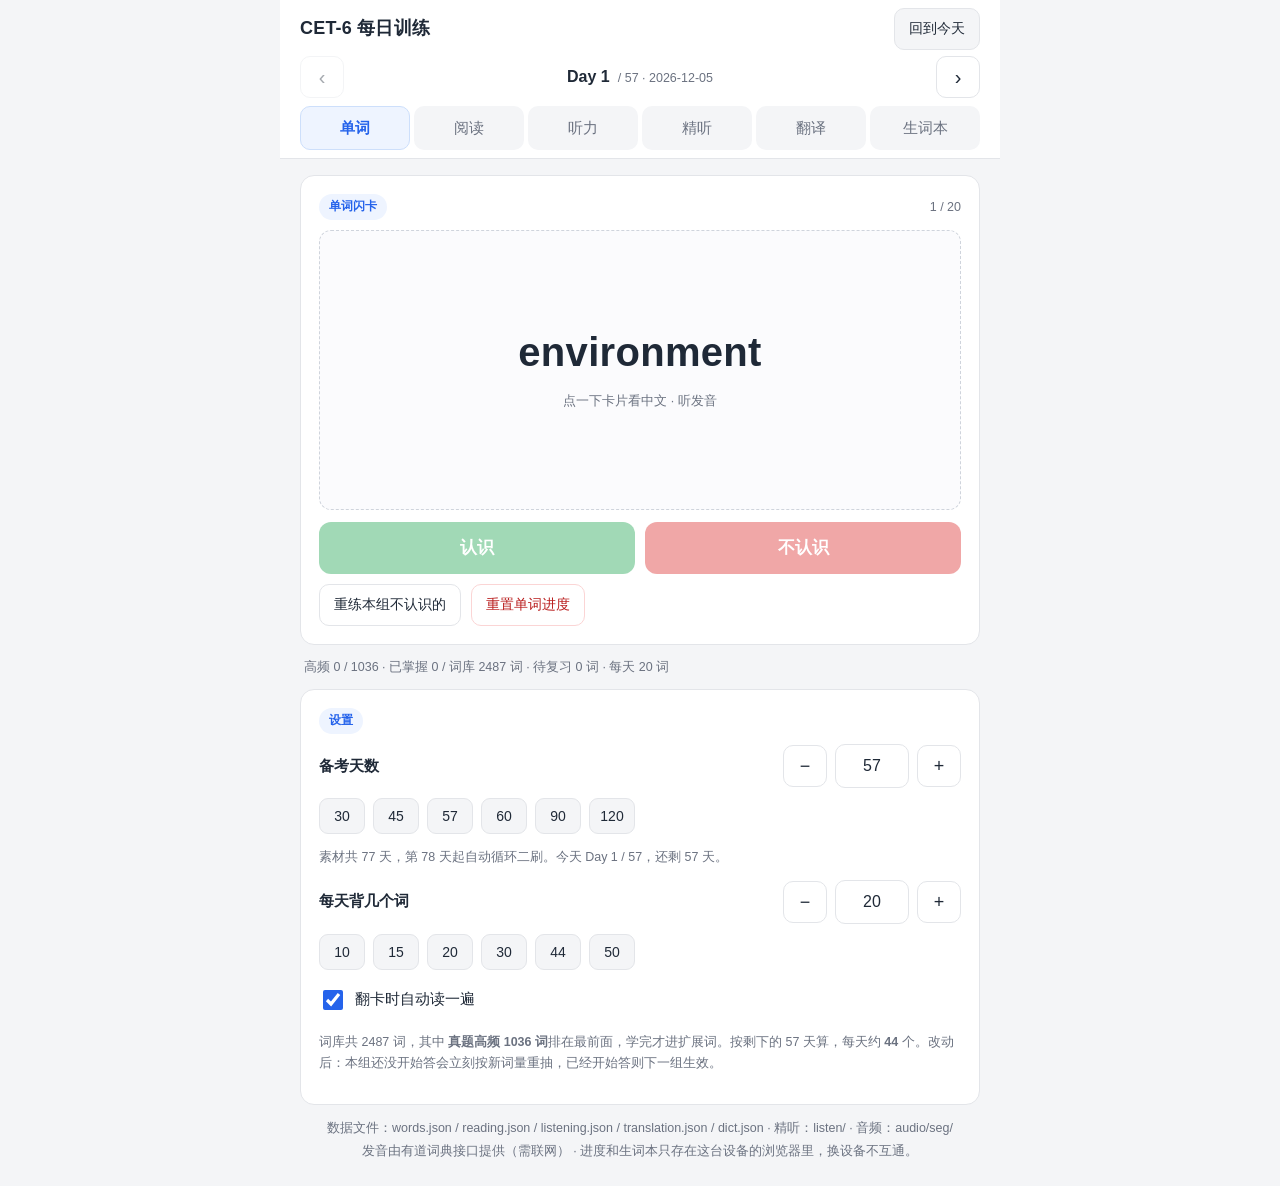
<file: index.html>
<!DOCTYPE html>
<html lang="zh-CN">
<head>
<meta charset="utf-8">
<meta name="viewport" content="width=device-width, initial-scale=1, viewport-fit=cover">
<meta name="description" content="CET-6 每日训练：单词闪卡、每日阅读、每日听力、每日翻译">
<meta name="theme-color" content="#ffffff">
<title>CET-6 每日训练</title>

<!-- 添加到主屏幕 / PWA 相关（全部用相对路径，部署到子目录也不会坏） -->
<link rel="manifest" href="manifest.webmanifest">
<link rel="icon" href="icons/icon-192.png">
<link rel="apple-touch-icon" href="icons/icon-192.png">
<meta name="apple-mobile-web-app-capable" content="yes">
<meta name="mobile-web-app-capable" content="yes">
<meta name="apple-mobile-web-app-status-bar-style" content="default">
<meta name="apple-mobile-web-app-title" content="CET6">

<link rel="stylesheet" href="css/style.css">
</head>
<body>

<div class="wrap">

  <!-- ================= 顶部：天数切换 + 四个模块的标签 ================= -->
  <header class="topbar">
    <div class="head-row">
      <h1 class="brand">CET-6 每日训练</h1>
      <button type="button" id="btnToday" class="mini ghost">回到今天</button>
    </div>

    <div class="day-row">
      <button type="button" id="prevDay" class="mini square" aria-label="前一天">&lsaquo;</button>
      <div class="day-label">
        <strong>Day <span id="dayNum">1</span></strong>
        <span class="muted tiny" id="dayMeta">/ 1 &middot; &mdash;</span>
      </div>
      <button type="button" id="nextDay" class="mini square" aria-label="后一天">&rsaquo;</button>
    </div>

    <nav class="tabs" role="tablist">
      <button type="button" class="tab active" data-tab="words" role="tab">单词</button>
      <button type="button" class="tab" data-tab="reading" role="tab">阅读</button>
      <button type="button" class="tab" data-tab="listening" role="tab">听力</button>
      <button type="button" class="tab" data-tab="intensive" role="tab">精听</button>
      <button type="button" class="tab" data-tab="translation" role="tab">翻译</button>
      <button type="button" class="tab" data-tab="vocab" role="tab">生词本<span class="tab-badge hidden" id="vocabBadge">0</span></button>
    </nav>
  </header>

  <main id="main">
    <p class="loading" id="loading">正在加载数据…</p>

    <!-- ========================= 1. 单词闪卡 ========================= -->
    <section id="view-words" class="view active">
      <div class="card" id="cardWrap">
        <div class="card-head">
          <span class="tag">单词闪卡</span>
          <span class="muted tiny" id="wordProgress">0 / 0</span>
        </div>

        <!-- 点卡片显示：词性 + 音标 + 美音发音 + 中文；显示后才能点"认识/不认识" -->
        <div class="flashcard" id="flashcard" tabindex="0" role="button" aria-label="点击显示中文">
          <div class="word-en" id="wordEn">&mdash;</div>
          <div class="word-meta hidden" id="wordMeta">
            <span class="word-pos" id="wordPos"></span>
            <span class="word-ipa" id="wordIpa"></span>
            <span class="word-freq hidden" id="wordFreq"></span>
            <span class="word-level" id="wordLevel"></span>
            <button type="button" class="speak-btn" id="wordSpeak" data-speak="" aria-label="播放美式发音">
              <svg viewBox="0 0 24 24" width="18" height="18" aria-hidden="true">
                <path d="M4 9.5v5h3.6l4.6 3.7V5.8L7.6 9.5H4z" fill="currentColor"/>
                <path d="M15.8 8.6a4.8 4.8 0 0 1 0 6.8M18.6 6a8.4 8.4 0 0 1 0 12"
                      fill="none" stroke="currentColor" stroke-width="1.7" stroke-linecap="round"/>
              </svg>
            </button>
          </div>
          <div class="word-zh hidden" id="wordZh">&mdash;</div>
          <div class="word-vocab hidden" id="wordVocab">
            <button type="button" class="mini" id="btnAddVocab" data-en="">＋ 加入生词本</button>
          </div>
          <div class="word-hint muted tiny" id="wordHint">点一下卡片看中文 · 听发音</div>
        </div>

        <div class="btn-row">
          <button type="button" id="btnKnown" class="btn ok" disabled>认识</button>
          <button type="button" id="btnUnknown" class="btn no" disabled>不认识</button>
        </div>

        <div class="btn-row small">
          <button type="button" id="btnRetry" class="mini">重练本组不认识的</button>
          <button type="button" id="btnResetWords" class="mini danger">重置单词进度</button>
        </div>
      </div>

      <div class="card hidden" id="wordDone">
        <div class="card-head"><span class="tag">单词闪卡</span></div>
        <p class="done-title">本组完成</p>
        <p class="muted" id="wordDoneStat"></p>
        <button type="button" id="btnNextDeck" class="btn">再抽一组</button>
      </div>

      <p class="muted tiny stats-line" id="wordStats"></p>

      <!-- 备考天数：随便改，超过素材天数会自动循环二刷 -->
      <div class="card settings">
        <div class="card-head"><span class="tag">设置</span></div>

        <div class="set-row">
          <span class="set-label">备考天数</span>
          <div class="stepper">
            <button type="button" id="daysDown" class="mini square" aria-label="减少">−</button>
            <input type="number" id="totalDays" min="1" max="365" step="1" inputmode="numeric" aria-label="备考天数">
            <button type="button" id="daysUp" class="mini square" aria-label="增加">+</button>
          </div>
        </div>

        <div class="presets">
          <button type="button" data-days="30">30</button>
          <button type="button" data-days="45">45</button>
          <button type="button" data-days="57">57</button>
          <button type="button" data-days="60">60</button>
          <button type="button" data-days="90">90</button>
          <button type="button" data-days="120">120</button>
        </div>

        <p class="muted tiny" id="daysNote"></p>

        <div class="set-row">
          <span class="set-label">每天背几个词</span>
          <div class="stepper">
            <button type="button" id="countDown" class="mini square" aria-label="减少">−</button>
            <input type="number" id="dailyCount" min="1" max="200" step="1" inputmode="numeric" aria-label="每天词量">
            <button type="button" id="countUp" class="mini square" aria-label="增加">+</button>
          </div>
        </div>

        <div class="presets">
          <button type="button" data-count="10">10</button>
          <button type="button" data-count="15">15</button>
          <button type="button" data-count="20">20</button>
          <button type="button" data-count="30">30</button>
          <button type="button" data-count="44">44</button>
          <button type="button" data-count="50">50</button>
        </div>

        <label class="check-row">
          <input type="checkbox" id="autoSpeak" checked>
          <span>翻卡时自动读一遍</span>
        </label>

        <p class="muted tiny" id="wordLibNote">
          词库共 2487 词，其中 <b>真题高频 1036 词</b>排在最前面，学完才进扩展词。
          改动后：本组还没开始答会立刻按新词量重抽，已经开始答则下一组生效。
        </p>
      </div>
    </section>

    <!-- ========================= 2. 每日阅读 ========================= -->
    <section id="view-reading" class="view">
      <div class="card">
        <div class="card-head">
          <span class="tag">每日阅读</span>
          <span class="muted tiny" id="readingDate"></span>
        </div>
        <div id="readingBody"></div>
      </div>
    </section>

    <!-- ========================= 3. 每日听力 ========================= -->
    <section id="view-listening" class="view">
      <div class="card">
        <div class="card-head">
          <span class="tag">每日听力</span>
          <span class="muted tiny" id="listeningDate"></span>
        </div>
        <div id="listeningBody"></div>
      </div>
    </section>

    <!-- ==================== 4. 历年听力精听 ==================== -->
    <section id="view-intensive" class="view">
      <div class="card">
        <div class="card-head">
          <span class="tag">历年听力精听</span>
          <span class="muted tiny" id="intensiveMeta"></span>
        </div>

        <div class="pick-row">
          <select id="pickYear" aria-label="选年份"></select>
          <select id="pickSet" aria-label="选套卷"></select>
        </div>
        <div class="pick-actions">
          <button type="button" id="btnZhAll" class="mini">展开全部翻译</button>
          <button type="button" id="btnZhNone" class="mini">收起全部翻译</button>
        </div>

        <div id="intensiveBody"></div>
      </div>
    </section>

    <!-- ========================= 5. 每日翻译 ========================= -->
    <section id="view-translation" class="view">
      <div class="card">
        <div class="card-head">
          <span class="tag">每日翻译</span>
          <span class="muted tiny" id="translationDate"></span>
        </div>
        <div id="translationBody"></div>
      </div>
    </section>
    <!-- ========================= 6. 生词本 ========================= -->
    <section id="view-vocab" class="view">
      <div class="card">
        <div class="card-head">
          <span class="tag">生词本</span>
          <span class="muted tiny" id="vocabMeta"></span>
        </div>
        <div id="vocabBody"></div>
      </div>
    </section>
  </main>

  <footer class="foot muted tiny">
    数据文件：words.json / reading.json / listening.json / translation.json / dict.json &middot; 精听：listen/ &middot; 音频：audio/seg/
    <br>发音由有道词典接口提供（需联网） &middot; 进度和生词本只存在这台设备的浏览器里，换设备不互通。
  </footer>
</div>

<noscript><p style="padding:16px">这个页面需要开启 JavaScript 才能使用。</p></noscript>

<!-- 阅读取词浮层（右键 / 长按 / 划词时出现） -->
<div id="dictPop" class="dict-pop hidden" role="dialog" aria-live="polite"></div>

<!-- 自由取词浮层（鼠标选中任意一段文字后出现，整句/整段翻译） -->
<div id="selPop" class="sel-pop hidden" role="dialog" aria-live="polite"></div>

<script src="js/app.js"></script>
</body>
</html>
</file>
<file: css/style.css>
/* =========================================================================
   CET-6 每日训练 —— 样式
   设计目标：手机竖屏优先、按钮够大（≥48px）、无动画、无主题切换。
   想改主色：只改 :root 里的 --accent 和 --accent-soft 即可。
   ========================================================================= */

:root{
  --bg:#f4f5f7;
  --card:#ffffff;
  --text:#1f2937;
  --muted:#6b7280;
  --line:#e3e5e9;
  --accent:#2563eb;
  --accent-soft:#eef4ff;
  --ok:#16a34a;
  --no:#dc2626;
  --radius:14px;
}

*{ box-sizing:border-box; -webkit-tap-highlight-color:transparent; }

html,body{ margin:0; padding:0; }

body{
  background:var(--bg);
  color:var(--text);
  font-size:16px;
  line-height:1.65;
  font-family:-apple-system, BlinkMacSystemFont, "Segoe UI", "PingFang SC",
              "Hiragino Sans GB", "Microsoft YaHei", "Helvetica Neue", Arial, sans-serif;
  -webkit-text-size-adjust:100%;
  padding-bottom:calc(24px + env(safe-area-inset-bottom));
}

.wrap{ max-width:720px; margin:0 auto; padding:0 12px; }

/* ---------- 顶部固定区 ---------- */
.topbar{
  position:sticky; top:0; z-index:20;
  background:var(--card);
  border-bottom:1px solid var(--line);
  margin:0 -12px 12px;
  padding:calc(8px + env(safe-area-inset-top)) 12px 0;
}

.head-row{ display:flex; align-items:center; justify-content:space-between; gap:8px; }

.brand{ font-size:16px; font-weight:700; margin:0; letter-spacing:.2px; }

.day-row{
  display:flex; align-items:center; gap:10px;
  margin:6px 0 8px;
}

.day-label{
  flex:1; display:flex; align-items:baseline; gap:8px;
  justify-content:center;
  font-size:15px;
}
.day-label strong{ font-size:16px; }

.tabs{
  display:flex; gap:4px;
  margin:0 -12px;
  padding:0 12px 8px;
}
.tab{
  flex:1 1 0;
  min-height:44px;
  padding:0 4px;
  font-size:15px;
  font-family:inherit;
  color:var(--muted);
  background:var(--bg);
  border:1px solid transparent;
  border-radius:10px;
  cursor:pointer;
}
.tab.active{
  color:var(--accent);
  background:var(--accent-soft);
  border-color:#cddffb;
  font-weight:600;
}

/* ---------- 视图切换 ---------- */
.view{ display:none; }
.view.active{ display:block; }

.loading{ color:var(--muted); text-align:center; padding:40px 0; }

/* ---------- 卡片 ---------- */
.card{
  background:var(--card);
  border:1px solid var(--line);
  border-radius:var(--radius);
  padding:14px;
  margin-bottom:12px;
}

.card-head{
  display:flex; align-items:center; justify-content:space-between;
  gap:8px; margin-bottom:10px;
}

.tag{
  display:inline-block;
  font-size:12px; font-weight:600;
  color:var(--accent);
  background:var(--accent-soft);
  border-radius:999px;
  padding:3px 10px;
}

/* ---------- 单词闪卡 ---------- */
.flashcard{
  min-height:230px;
  display:flex; flex-direction:column;
  align-items:center; justify-content:center; gap:12px;
  padding:20px 12px;
  border:1px dashed #cfd4dc;
  border-radius:12px;
  background:#fbfbfd;
  text-align:center;
  cursor:pointer;
}
.flashcard:focus{ outline:2px solid var(--accent-soft); outline-offset:2px; }

.word-en{
  font-size:34px; font-weight:700; line-height:1.25;
  letter-spacing:.3px;
  word-break:break-word;
}
.word-zh{ font-size:24px; line-height:1.4; word-break:break-word; }
.word-hint{ margin-top:2px; }

/* ---------- 按钮 ---------- */
.btn{
  display:block; width:100%;
  min-height:52px;
  padding:0 16px;
  font-size:17px; font-weight:600; font-family:inherit;
  color:#fff;
  background:var(--accent);
  border:1px solid transparent;
  border-radius:12px;
  cursor:pointer;
}
.btn.ok{ background:var(--ok); }
.btn.no{ background:var(--no); }
.btn.ghost{
  color:var(--text); background:#fff; border-color:var(--line); font-weight:500;
}
.btn:disabled{ opacity:.4; cursor:default; }

.btn-row{ display:flex; gap:10px; margin-top:12px; }
.btn-row.small{ margin-top:10px; }
.btn-row.small .mini{ flex:1 1 0; }

.mini{
  min-height:42px;
  padding:0 14px;
  font-size:14px; font-family:inherit;
  color:var(--text);
  background:#fff;
  border:1px solid var(--line);
  border-radius:10px;
  cursor:pointer;
}
.mini.square{ width:44px; padding:0; font-size:20px; line-height:1; }
.mini.ghost{ background:var(--bg); }
.mini.danger{ color:#b91c1c; border-color:#fbd5d5; }
.mini:disabled{ opacity:.4; cursor:default; }

/* ---------- 阅读 / 听力 / 翻译 通用排版 ---------- */
.passage{ font-size:16.5px; line-height:1.9; margin:0 0 16px; white-space:pre-wrap; }

.sub-title{
  font-size:14px; color:var(--muted); font-weight:600;
  margin:0 0 6px;
  padding-top:12px; border-top:1px solid var(--line);
}

.sentence{
  font-size:16px; line-height:1.85;
  margin:0 0 10px;
  padding:10px 12px;
  background:#fafafb;
  border-left:3px solid var(--accent);
  border-radius:0 8px 8px 0;
  white-space:pre-wrap;
}

.analysis{
  margin:10px 0 0;
  padding:12px;
  background:#fafafb;
  border:1px solid var(--line);
  border-radius:10px;
  font-size:15px; line-height:1.8;
  white-space:pre-wrap;
}

.prompt-zh{
  font-size:16.5px; line-height:1.85;
  margin:0 0 12px;
  padding:12px;
  background:#fafafb;
  border-radius:10px;
  white-space:pre-wrap;
}

audio{ width:100%; margin:0 0 6px; }

.q{ margin:14px 0 0; }
.q-text{ font-size:16px; font-weight:600; margin:0 0 8px; }

.opt{
  display:flex; align-items:center; gap:10px;
  width:100%;
  min-height:50px;
  padding:8px 12px;
  margin-bottom:8px;
  font-size:15.5px; font-family:inherit; text-align:left;
  color:var(--text);
  background:#fff;
  border:1px solid var(--line);
  border-radius:11px;
  cursor:pointer;
}
.opt-letter{
  flex:0 0 26px; height:26px;
  display:flex; align-items:center; justify-content:center;
  font-size:13px; font-weight:700;
  color:var(--muted);
  background:#f3f4f6;
  border-radius:50%;
}
.opt-text{ flex:1; }
.opt.selected{ border-color:var(--accent); background:var(--accent-soft); }
.opt.selected .opt-letter{ color:#fff; background:var(--accent); }
.opt.correct{ border-color:var(--ok); background:#f0fdf4; }
.opt.correct .opt-letter{ color:#fff; background:var(--ok); }
.opt.wrong{ border-color:var(--no); background:#fef2f2; }
.opt.wrong .opt-letter{ color:#fff; background:var(--no); }

.result{ font-size:15px; margin:12px 0 0; }
.script{
  margin:12px 0 0; padding:12px;
  background:#fafafb; border:1px solid var(--line); border-radius:10px;
  font-size:14.5px; line-height:1.8; color:#374151;
}

textarea{
  display:block; width:100%;
  min-height:150px;
  padding:12px;
  font-family:inherit; font-size:16px; line-height:1.7;
  color:var(--text);
  background:#fff;
  border:1px solid var(--line);
  border-radius:12px;
  resize:vertical;
}
textarea:focus{ outline:none; border-color:var(--accent); box-shadow:0 0 0 3px var(--accent-soft); }

.row-between{
  display:flex; align-items:center; justify-content:space-between;
  gap:8px; margin:6px 0 12px;
}

/* ---------- 其他 ---------- */
.field{ display:flex; align-items:center; gap:10px; margin:10px 0 6px; }
.field label{ font-size:15px; }
.field input{
  flex:0 0 100px;
  min-height:44px;
  padding:0 10px;
  font-family:inherit; font-size:16px;
  color:var(--text);
  background:#fff;
  border:1px solid var(--line);
  border-radius:10px;
}
.field input:focus{ outline:none; border-color:var(--accent); box-shadow:0 0 0 3px var(--accent-soft); }

.settings summary{
  cursor:pointer;
  font-size:15px; font-weight:600;
  min-height:32px;
  list-style:none;
}
.settings summary::-webkit-details-marker{ display:none; }
.settings summary::before{ content:"› "; color:var(--muted); }
.settings[open] summary::before{ content:"⌄ "; }

.done-title{ font-size:18px; font-weight:700; margin:4px 0 8px; }
.stats-line{ margin:0 0 12px 4px; }
.empty{ color:var(--muted); font-size:15px; margin:8px 0; }
.warn{ color:#b45309; font-size:13px; line-height:1.7; }
.warn code{ background:#fef3c7; padding:1px 5px; border-radius:4px; }

.foot{ text-align:center; line-height:1.8; margin:8px 0 0; padding:0 4px; }

/* ---------- 工具类 ---------- */
.hidden{ display:none !important; }
.muted{ color:var(--muted); }
.tiny{ font-size:12.5px; }

/* ---------- 大屏（电脑）微调 ---------- */
@media (min-width:640px){
  .wrap{ padding:0 20px; }
  .topbar{ margin:0 -20px 16px; padding-left:20px; padding-right:20px; }
  .tabs{ margin:0 -20px; padding-left:20px; padding-right:20px; }
  .brand{ font-size:18px; }
  .flashcard{ min-height:280px; }
  .word-en{ font-size:40px; }
  .card{ padding:18px; }
  .btn-row.small .mini{ flex:0 0 auto; }
}

/* =========================================================================
   以下为 v2 新增：音标/发音、词量设置、阅读取词浮层、逐行原文
   ========================================================================= */

/* ---------- 卡片上的词性 / 音标 / 发音 ---------- */
.word-meta{
  display:flex; align-items:center; justify-content:center;
  flex-wrap:wrap; gap:8px;
  margin-top:-2px;
}
.word-pos{
  font-size:13px; font-weight:600; color:var(--accent);
  background:var(--accent-soft); border-radius:999px; padding:2px 9px;
}
.word-ipa{ font-size:16px; color:#374151; letter-spacing:.3px; }
.word-level{
  font-size:12px; color:var(--muted);
  border:1px solid var(--line); border-radius:999px; padding:1px 8px;
}
.word-freq{
  font-size:12px; font-weight:700; color:#fff;
  background:var(--no); border-radius:999px; padding:1px 8px;
}
.word-freq.ext{ color:var(--muted); background:transparent; border:1px solid var(--line); font-weight:400; }
.speak-btn{
  width:38px; height:38px;
  display:inline-flex; align-items:center; justify-content:center;
  font-size:16px; line-height:1;
  background:#fff; border:1px solid var(--line); border-radius:50%;
  cursor:pointer;
}
.speak-btn.playing{ background:var(--accent-soft); border-color:var(--accent); }
.speak-btn.fail{ opacity:.45; }

/* ---------- 设置：每天词量 ---------- */
.set-row{
  display:flex; align-items:center; justify-content:space-between;
  gap:10px; margin:2px 0 10px;
}
.set-label{ font-size:15px; font-weight:600; }
.stepper{ display:flex; align-items:center; gap:8px; }
.stepper input{
  width:74px; min-height:44px; padding:0 6px;
  font-family:inherit; font-size:16px; text-align:center;
  color:var(--text); background:#fff;
  border:1px solid var(--line); border-radius:10px;
  -moz-appearance:textfield;
}
.stepper input::-webkit-outer-spin-button,
.stepper input::-webkit-inner-spin-button{ -webkit-appearance:none; margin:0; }
.stepper input:focus{ outline:none; border-color:var(--accent); box-shadow:0 0 0 3px var(--accent-soft); }
.stepper .mini.square{ width:44px; font-size:18px; }

.presets{ display:flex; flex-wrap:wrap; gap:8px; margin-bottom:10px; }
.presets button{
  min-width:46px; min-height:36px; padding:0 10px;
  font-family:inherit; font-size:14px;
  color:var(--text); background:var(--bg);
  border:1px solid var(--line); border-radius:9px;
  cursor:pointer;
}
.presets button:active{ background:var(--accent-soft); border-color:var(--accent); }

.check-row{
  display:flex; align-items:center; gap:9px;
  min-height:40px; margin:2px 0 6px;
  font-size:15px; cursor:pointer;
}
.check-row input{ width:20px; height:20px; accent-color:var(--accent); }

/* ---------- 阅读：可点/可划的词 ---------- */
.tip-line{
  margin:0 0 10px; padding:7px 10px;
  font-size:12.5px; line-height:1.6; color:#6b7280;
  background:#fafafb; border:1px dashed var(--line); border-radius:8px;
}
/* 听力第①步：提示"题目在录音里念"，比普通提示更显眼一点 */
.q-hint{
  color:#7c5300; background:#fffaeb; border-color:#f4d58a;
}
.q-hint b{ color:#8a5b00; }
.link-btn{
  display:inline-block; margin:0 4px; padding:1px 8px;
  font:inherit; font-size:12.5px; line-height:1.6;
  color:var(--accent); background:var(--accent-soft);
  border:1px solid #c9dbff; border-radius:999px;
  cursor:pointer; white-space:nowrap;
}
.link-btn:hover{ background:#e2ecff; }
.link-btn:active{ transform:translateY(1px); }
.w{
  cursor:help;
  border-radius:3px;
  padding:0 1px;
  /* 必须允许选中：自由取词就是靠"选中多少翻译多少"。
     右键划词不会产生原生选区（右键拖动本来就不选字），所以不冲突。 */
  -webkit-user-select:text; user-select:text;
}
.w:hover{ background:#e8f0fe; }
.w.active{ background:#dbeafe; box-shadow:inset 0 -2px 0 var(--accent); }

/* ---------- 取词浮层 ---------- */
.dict-pop{
  position:absolute; z-index:60;
  box-sizing:border-box;
  padding:12px 14px;
  background:#fff;
  border:1px solid var(--line);
  border-radius:14px;
  box-shadow:0 10px 28px rgba(15,23,42,.16);
  font-size:15px;
  line-height:1.6;
}
.dict-pop.sheet{
  position:fixed; left:8px; right:8px; bottom:calc(8px + env(safe-area-inset-bottom));
  width:auto !important;
  max-height:60vh; overflow:auto;
  box-shadow:0 -6px 28px rgba(15,23,42,.20);
}
.dp-head{
  display:flex; align-items:center; gap:8px;
  flex-wrap:wrap;
  padding-right:2px;
}
.dp-word{ font-size:19px; font-weight:700; line-height:1.3; word-break:break-word; }
.dp-tag{
  font-size:11.5px; color:var(--accent); background:var(--accent-soft);
  border-radius:999px; padding:1px 8px;
}
.dp-pos{ font-size:12.5px; color:var(--accent); font-weight:600; }
.dp-ipa{ font-size:14px; color:#4b5563; margin-top:2px; }
.dp-zh{ font-size:15.5px; margin-top:7px; line-height:1.75; }
.dp-usage{
  margin-top:8px; padding:8px 10px;
  background:#fafafb; border:1px solid var(--line); border-radius:9px;
  font-size:14px; line-height:1.75;
}
.dp-usage b{ color:var(--muted); font-weight:600; margin-right:6px; }
.dp-note{ margin-top:6px; font-size:12px; color:var(--muted); }
.dp-link{
  display:inline-block; margin-top:8px;
  font-size:13.5px; color:var(--accent); text-decoration:none;
}
.dp-speak,.dp-close{
  width:34px; height:34px; flex:0 0 34px;
  display:inline-flex; align-items:center; justify-content:center;
  font-size:15px; line-height:1;
  color:var(--text); background:var(--bg);
  border:1px solid var(--line); border-radius:50%;
  cursor:pointer;
}
.dp-close{ margin-left:auto; font-size:18px; color:var(--muted); }
.dp-speak.playing{ background:var(--accent-soft); border-color:var(--accent); }

/* ---------- 听力：逐行原文 ---------- */
.transcript{ margin:0 0 10px; }
.tl{ margin-bottom:8px; }
.tl-mask{
  display:block; width:100%;
  min-height:44px; padding:0 12px;
  font-family:inherit; font-size:13.5px;
  color:#9aa1ab;
  background:#fbfbfd;
  border:1px dashed #cfd4dc; border-radius:9px;
  cursor:pointer;
}
.tl-mask:active{ background:var(--accent-soft); border-color:var(--accent); color:var(--accent); }
.tl-text{
  margin:0; padding:9px 12px;
  font-size:15px; line-height:1.8;
  background:#fafafb;
  border-left:3px solid var(--accent);
  border-radius:0 9px 9px 0;
  white-space:pre-wrap;
}

/* 小标题里的补充说明 */
.sub-title .tiny{ margin-left:8px; font-weight:400; }
.speak-btn svg,.dp-speak svg{ display:block; }

/* 听力：无题干时的题号徽标 + 音频说明 */
.q-badge{
  display:inline-block;
  font-size:13px; font-weight:600; color:var(--accent);
  background:var(--accent-soft); border-radius:999px; padding:2px 10px;
}
.q-text .q-badge{ margin-bottom:2px; }
.audio-meta{ margin:0 0 10px; }

/* =========================================================================
   每日听力：四步精听
   ========================================================================= */
.steps{
  display:grid; grid-template-columns:repeat(4,1fr);
  gap:6px; margin:2px 0 14px;
}
.step-chip{
  display:flex; align-items:center; justify-content:center;
  min-width:0; min-height:38px; padding:0 4px;
  font-family:inherit; font-size:12.5px; white-space:nowrap;
  color:var(--muted); background:var(--bg);
  border:1px solid var(--line); border-radius:999px;
  cursor:pointer;
}
.step-chip.active{
  color:#fff; background:var(--accent); border-color:var(--accent); font-weight:600;
}
.step-chip.done{ color:var(--accent); border-color:var(--accent); background:var(--accent-soft); }

/* 自绘播放器（不用原生 controls，才能限制播放次数） */
.player{
  display:flex; align-items:center; gap:12px;
  padding:12px; margin-bottom:12px;
  background:#fafafb; border:1px solid var(--line); border-radius:12px;
}
.player-btn{
  width:52px; height:52px; flex:0 0 52px;
  display:flex; align-items:center; justify-content:center;
  font-size:0; color:#fff; background:var(--accent);
  border:none; border-radius:50%; cursor:pointer;
}
.player-btn:disabled{ background:#c3c8d0; cursor:default; }
.player-btn svg{ display:block; }
.player-main{ flex:1; min-width:0; }
.player-bar{
  height:6px; background:#e5e7eb; border-radius:999px; overflow:hidden;
}
.player-bar i{ display:block; height:100%; width:0; background:var(--accent); transition:width .2s linear; }
.player-info{
  display:flex; justify-content:space-between; gap:8px;
  margin-top:6px; font-size:12.5px; color:var(--muted);
}
.player-info .left{ color:var(--no); font-weight:600; }
.player-info .left.ok{ color:var(--ok); }

/* 精听填空 */
.cloze-line{
  display:flex; gap:8px; align-items:flex-start;
  padding:9px 0; border-bottom:1px dashed var(--line);
}
.cloze-line:last-child{ border-bottom:none; }
.cloze-play{
  flex:0 0 34px; width:34px; height:34px; margin-top:2px;
  display:flex; align-items:center; justify-content:center;
  font-size:0; color:var(--accent); background:var(--accent-soft);
  border:1px solid #d6e4ff; border-radius:50%; cursor:pointer;
}
.cloze-play svg{ display:block; }
.cloze-play.playing{ background:var(--accent); color:#fff; border-color:var(--accent); }
.cloze-body{ flex:1; min-width:0; font-size:15px; line-height:2.1; }
.cloze-in{
  min-width:74px; padding:1px 7px;
  font-family:inherit; font-size:15px;
  color:var(--accent); background:#fff;
  border:none; border-bottom:2px solid var(--accent);
  border-radius:4px 4px 0 0;
  text-align:center;
}
.cloze-in:focus{ outline:none; background:var(--accent-soft); }
.cloze-in.right{ color:var(--ok); border-color:var(--ok); background:#f0fdf4; }
.cloze-in.wrong{ color:var(--no); border-color:var(--no); background:#fef2f2; text-decoration:line-through; }
.cloze-fix{ margin-left:4px; font-size:13px; color:var(--ok); font-weight:600; }
.cloze-spk{ color:var(--muted); font-size:12.5px; margin-right:4px; }

/* 原文 + 翻译 */
.full-line{ margin:0 0 10px; font-size:15px; line-height:1.85; }
.full-line .spk{ color:var(--accent); font-weight:600; margin-right:5px; }
.full-line .zh{ display:block; margin-top:2px; font-size:13.5px; color:var(--muted); }
.hl{ background:#fff3bf; border-radius:3px; padding:0 1px; }

/* 连读弱读 */
.phon-item{
  padding:10px 12px; margin-bottom:9px;
  background:#fafafb; border:1px solid var(--line); border-radius:10px;
}
.phon-head{ display:flex; align-items:center; gap:8px; flex-wrap:wrap; }
.phon-tag{
  font-size:11.5px; font-weight:600; color:#fff;
  border-radius:999px; padding:1px 8px;
}
.phon-tag.lia{ background:#2563eb; }
.phon-tag.weak{ background:#7c3aed; }
.phon-tag.loss{ background:#0891b2; }
.phon-tag.flap{ background:#ea580c; }
.phon-say{ font-size:15px; font-weight:600; }
.phon-tip{ margin-top:4px; font-size:13.5px; line-height:1.7; color:#4b5563; }
.phon-from{ margin-top:3px; font-size:12.5px; color:var(--muted); }

/* =========================================================================
   历年听力精听
   ========================================================================= */
.pick-row{ display:flex; gap:8px; margin-bottom:10px; }
.pick-row select{
  flex:1 1 0; min-width:0;
  min-height:44px; padding:0 10px;
  font-family:inherit; font-size:15px;
  color:var(--text); background:#fff;
  border:1px solid var(--line); border-radius:10px;
  cursor:pointer;
}
.pick-row select:focus{ outline:none; border-color:var(--accent); box-shadow:0 0 0 3px var(--accent-soft); }
.pick-actions{ display:flex; gap:8px; margin-bottom:14px; }
.pick-actions .mini{ flex:1 1 0; }

.il-sec{
  margin:18px 0 8px; padding:4px 0 4px 10px;
  font-size:14px; font-weight:700; color:var(--accent);
  border-left:4px solid var(--accent);
}
.il-sec:first-child{ margin-top:4px; }
.il{ margin-bottom:10px; }
.il-text{
  margin:0; font-size:15px; line-height:1.8;
  display:flex; gap:6px; align-items:flex-start;
}
.il-text .spk{
  flex:0 0 auto; margin-top:2px;
  font-size:11.5px; font-weight:700; color:#fff;
  background:var(--accent); border-radius:5px; padding:0 5px; line-height:1.6;
}
.il-text .body{ flex:1; min-width:0; }
.il-play{
  flex:0 0 30px; width:30px; height:30px;
  display:flex; align-items:center; justify-content:center;
  font-size:0; color:var(--accent); background:var(--accent-soft);
  border:1px solid #d6e4ff; border-radius:50%; cursor:pointer;
}
.il-play svg{ display:block; }
.il-play:disabled{ opacity:.35; cursor:default; }
.il-toggle{
  display:block; width:100%;
  min-height:34px; margin-top:4px; padding:0 10px;
  font-family:inherit; font-size:12.5px;
  color:#9aa1ab; text-align:left;
  background:#fbfbfd; border:1px dashed #cfd4dc; border-radius:8px;
  cursor:pointer;
}
.il-toggle:active{ background:var(--accent-soft); border-color:var(--accent); color:var(--accent); }
.il-zh{
  margin:4px 0 0; padding:7px 10px;
  font-size:14px; line-height:1.75; color:#374151;
  background:#f6f8ff; border-left:3px solid #b9cffb; border-radius:0 8px 8px 0;
}

/* =========================================================================
   生词本
   ========================================================================= */

/* 六个标签：窄屏把字号收一点，保证「生词本」不被挤断行 */
@media (max-width:430px){
  .tab{ font-size:12.5px; padding:0 1px; }
}
.tab{ white-space:nowrap; }
.tab-badge{
  display:inline-block; margin-left:2px; padding:0 4px;
  font-size:10px; font-weight:700; line-height:14px;
  color:#fff; background:var(--accent); border-radius:999px;
  vertical-align:2px;
}

/* 单词卡背面的「加入生词本」 */
.word-vocab{ margin-top:10px; display:flex; justify-content:center; }
.word-vocab .mini{ min-height:38px; padding:0 14px; font-size:13.5px; }
.word-vocab .mini.on{ color:var(--ok); background:#f0fdf4; border-color:#bbf7d0; }

/* 取词浮层底部的「加入生词本」 */
.dp-acts{ margin-top:10px; padding-top:10px; border-top:1px solid var(--line); }
.dp-vocab{
  width:100%; min-height:40px; padding:0 12px;
  font-family:inherit; font-size:13.5px;
  color:var(--accent); background:var(--accent-soft);
  border:1px solid #cddffb; border-radius:9px;
  cursor:pointer;
}
.dp-vocab:active{ background:#e2ecff; }
.dp-vocab.on{ color:var(--ok); background:#f0fdf4; border-color:#bbf7d0; }

/* 筛选 / 工具条 */
.vb-bar{ display:flex; gap:6px; margin-bottom:10px; }
.vb-chip{
  flex:1 1 0; min-height:36px; padding:0 4px;
  font-family:inherit; font-size:13px; color:var(--muted);
  background:var(--bg); border:1px solid var(--line); border-radius:999px;
  cursor:pointer;
}
.vb-chip b{ font-weight:700; }
.vb-chip.active{ color:#fff; background:var(--accent); border-color:var(--accent); }

.vb-tools{ display:grid; grid-template-columns:1fr 1fr; gap:6px; margin-bottom:14px; }
.vb-tools .mini{ min-width:0; padding:0 8px; font-size:13px; }

/* 词条列表 */
.vb-list{ display:flex; flex-direction:column; gap:10px; }
.vb-item{
  padding:11px 12px;
  background:#fff; border:1px solid var(--line); border-radius:12px;
}
.vb-item.is-done{ background:#fafafb; border-style:dashed; }
.vb-item.is-done .vb-word{ color:var(--muted); }
.vb-head{ display:flex; align-items:center; gap:8px; }
.vb-word{ font-size:17px; font-weight:700; line-height:1.35; word-break:break-word; }
.vb-pos{ font-size:12px; font-weight:600; color:var(--accent); }
.vb-speak{
  width:30px; height:30px; flex:0 0 30px;
  display:flex; align-items:center; justify-content:center;
  font-size:0; color:var(--accent); background:var(--accent-soft);
  border:1px solid #d6e4ff; border-radius:50%; cursor:pointer;
}
.vb-speak svg{ display:block; }
.vb-x{
  width:28px; height:28px; flex:0 0 28px; margin-left:auto;
  font-size:17px; line-height:1; color:#b6bcc6;
  background:none; border:none; cursor:pointer;
}
.vb-x:active{ color:var(--no); }
.vb-ipa{ margin-top:1px; font-size:13px; color:#4b5563; }
.vb-zh{ margin-top:4px; font-size:14.5px; line-height:1.7; }
.vb-ctx{
  margin-top:6px; padding:7px 9px;
  font-size:12.5px; line-height:1.65; color:#4b5563;
  background:#fafafb; border-left:3px solid #dbe3f0; border-radius:0 7px 7px 0;
}
.vb-foot{
  display:flex; align-items:center; justify-content:space-between; gap:8px;
  margin-top:8px; padding-top:7px; border-top:1px dashed var(--line);
}
.vb-time{ font-size:11.5px; color:var(--muted); }
.vb-flag{
  min-height:30px; padding:0 10px;
  font-family:inherit; font-size:12.5px; color:var(--ok);
  background:#f0fdf4; border:1px solid #bbf7d0; border-radius:999px;
  cursor:pointer;
}
.vb-item.is-done .vb-flag{ color:var(--muted); background:var(--bg); border-color:var(--line); }

/* 复习模式 */
.vb-rv-top{ display:flex; align-items:center; justify-content:space-between; gap:8px; }
.vb-rv-bar{ height:5px; margin:8px 0 14px; background:#e5e7eb; border-radius:999px; overflow:hidden; }
.vb-rv-bar i{ display:block; height:100%; background:var(--accent); }
.vb-rv-card{
  min-height:190px; padding:22px 16px;
  display:flex; flex-direction:column; align-items:center; justify-content:center;
  gap:6px; text-align:center;
  background:#fafafb; border:1px solid var(--line); border-radius:14px;
  cursor:pointer;
}
.vb-rv-word{ font-size:30px; font-weight:700; line-height:1.25; word-break:break-word; }
.vb-rv-pos{ font-size:13px; font-weight:600; color:var(--accent); }
.vb-rv-zh{ font-size:15.5px; line-height:1.75; }
.vb-rv-hint{ font-size:13px; }
.vb-rv-card .vb-ctx{ text-align:left; width:100%; }
.vb-done{ text-align:center; padding:10px 0; }

/* =========================================================================
   自由取词（选中多少翻译多少）
   ========================================================================= */

/* 选中文字用淡绿底色，和取词卡片区分开 */
::selection{ background:#c9ecd8; color:#111827; }
::-moz-selection{ background:#c9ecd8; color:#111827; }

.sel-pop{
  position:fixed; z-index:70;
  box-sizing:border-box;
  padding:11px 13px;
  background:#fff;
  border:1px solid var(--line);
  border-radius:14px;
  box-shadow:0 12px 32px rgba(15,23,42,.18);
  font-size:15px; line-height:1.6;
}
.sel-pop.sheet{
  left:8px; right:8px; bottom:calc(8px + env(safe-area-inset-bottom));
  width:auto !important;
  max-height:60vh; overflow:auto;
  box-shadow:0 -6px 28px rgba(15,23,42,.20);
}
.sp-head{ display:flex; align-items:flex-start; gap:8px; }
.sp-src{
  flex:1; min-width:0;
  font-size:13px; line-height:1.55; color:var(--muted);
  display:-webkit-box; -webkit-line-clamp:3; -webkit-box-orient:vertical;
  overflow:hidden; word-break:break-word;
}
.sp-close{
  flex:0 0 26px; width:26px; height:26px; margin-top:-2px;
  display:flex; align-items:center; justify-content:center;
  font-size:17px; line-height:1; color:var(--muted);
  background:var(--bg); border:1px solid var(--line); border-radius:50%;
  cursor:pointer;
}
/* 朗读整段：和单词卡上的发音按钮同一个图标，用主色区分于关闭 */
.sp-speak{
  flex:0 0 26px; width:26px; height:26px; margin-top:-2px;
  display:flex; align-items:center; justify-content:center;
  color:var(--accent); background:var(--accent-soft);
  border:1px solid #cddffb; border-radius:50%;
  cursor:pointer;
}
.sp-speak svg{ display:block; }
.sp-speak.playing{ background:#dbeafe; border-color:var(--accent); }
.sp-speak.fail{ color:var(--no); background:#fef2f2; border-color:#fecaca; }
.sp-zh{
  margin-top:8px; padding-top:8px;
  border-top:1px solid var(--line);
  font-size:15.5px; line-height:1.7; color:var(--text);
  word-break:break-word;
}
.sp-zh.loading{ color:var(--muted); font-size:14px; }
.sp-zh.err{ color:var(--no); font-size:13px; line-height:1.6; }
.sp-acts{ display:flex; gap:6px; margin-top:9px; }
.sp-acts button{
  flex:1 1 0; min-width:0; min-height:32px; padding:0 6px;
  font-family:inherit; font-size:12.5px; color:var(--muted);
  background:var(--bg); border:1px solid var(--line); border-radius:8px;
  cursor:pointer;
}
.sp-acts button:active{ background:var(--accent-soft); color:var(--accent); border-color:#cddffb; }

/* 素材循环（二刷/三刷）提示 */
.cycle-note{
  margin:0 0 12px; padding:7px 10px;
  font-size:12.5px; line-height:1.6; color:#92400e;
  background:#fffbeb; border:1px solid #fde68a; border-radius:8px;
}
</file>
